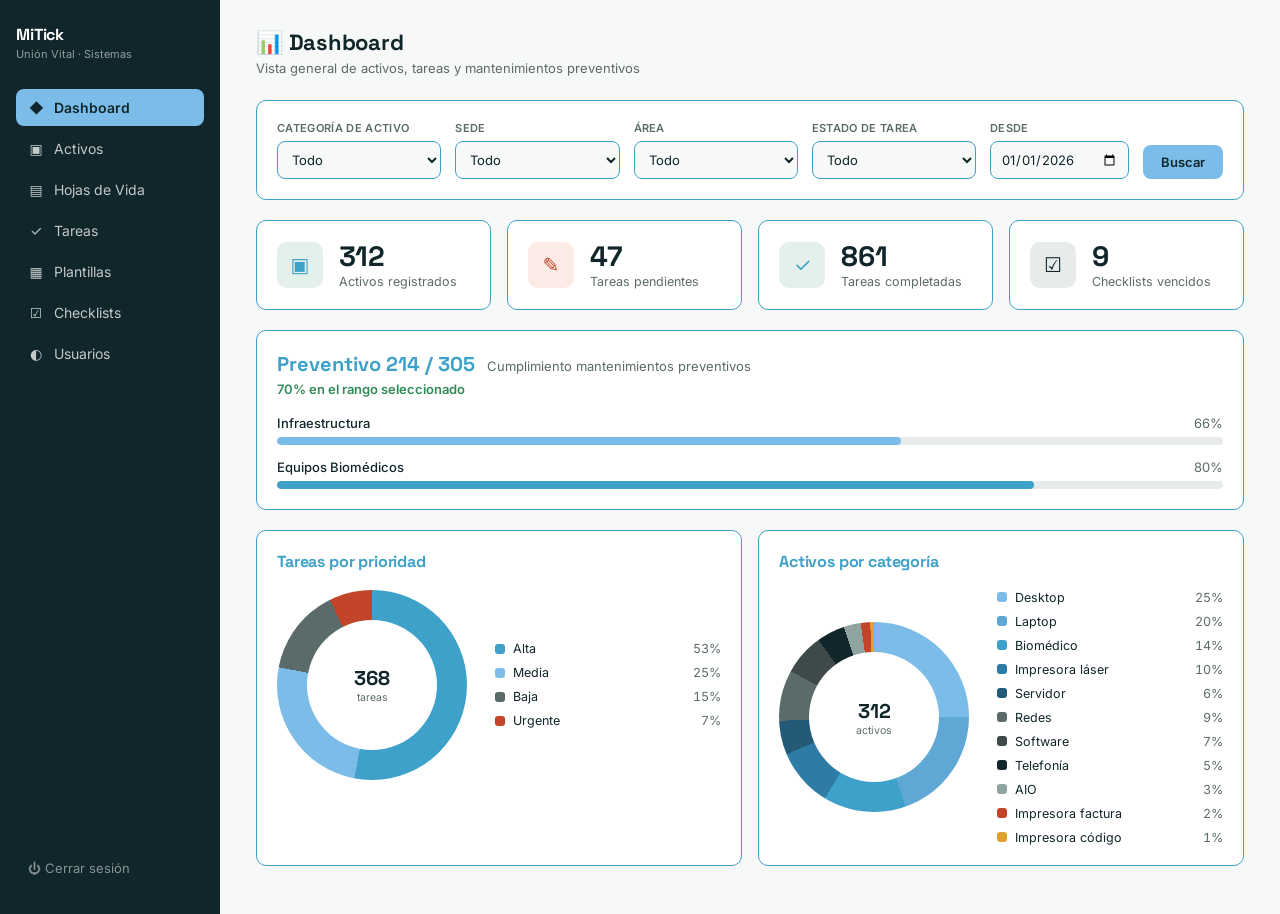
<file: frontend/dashboard.html>
<!DOCTYPE html>
<html lang="es">
<head>
<meta charset="UTF-8">
<meta name="viewport" content="width=device-width, initial-scale=1.0">
<title>MiTick — Dashboard</title>
<link rel="preconnect" href="https://fonts.googleapis.com">
<link href="https://fonts.googleapis.com/css2?family=Inter:wght@400;500;600;700&family=Space+Grotesk:wght@500;600;700&display=swap" rel="stylesheet">
<style>
/* ============================================================
   MiTick — Design System (tokens reales del proyecto)
   ============================================================ */
:root {
  --bg: #F6F9F8;
  --surface: #FFFFFF;
  --ink: #10262B;
  --ink-soft: #5B6B6A;
  --accent: #7BBDE8;
  --accent-strong: #3EA1C9;
  --accent-soft: #E4F0EC;
  --warn: #C2452A;
  --warn-soft: #FBEAE5;
  --border: #3ea1c9;
  --radius: 10px;
}

* { box-sizing: border-box; }

body {
  margin: 0;
  background: var(--bg);
  color: var(--ink);
  font-family: 'Inter', system-ui, sans-serif;
  -webkit-font-smoothing: antialiased;
}

h1, h2, h3, .brand { font-family: 'Space Grotesk', sans-serif; letter-spacing: -0.01em; }

/* ---------- Layout shell (reutilizado del sistema real) ---------- */
.layout { display: grid; grid-template-columns: 220px 1fr; min-height: 100vh; }

.sidebar {
  background: var(--ink);
  color: white;
  padding: 24px 16px;
  display: flex;
  flex-direction: column;
}
.sidebar .brand { font-size: 16px; font-weight: 700; color: white; margin-bottom: 2px; }
.sidebar .brand-sub { font-size: 11px; color: rgba(255,255,255,0.55); margin-bottom: 28px; }
.nav-item {
  display: flex; align-items: center; gap: 10px;
  width: 100%; text-align: left;
  background: none; border: none;
  color: rgba(255,255,255,0.75);
  font-family: inherit; font-size: 14px;
  padding: 10px 12px; border-radius: 8px;
  cursor: pointer; margin-bottom: 4px;
}
.nav-item:hover { background: rgba(255,255,255,0.08); color: white; }
.nav-item.active { background: var(--accent); color: var(--ink); font-weight: 600; }
.nav-item .ic { width: 16px; text-align: center; font-size: 14px; }
.sidebar .spacer { flex: 1; }
.nav-item.logout { color: rgba(255,255,255,0.5); font-size: 13px; }

.content { padding: 28px 36px 48px; }
.content h2 { font-size: 22px; margin: 0 0 4px; display: flex; align-items: center; gap: 10px; }
.content .view-sub { color: var(--ink-soft); font-size: 13px; margin: 0 0 24px; }

.panel {
  background: var(--surface);
  border: 1px solid var(--border);
  border-radius: var(--radius);
  padding: 20px;
}

/* ============================================================
   Dashboard — piezas nuevas
   ============================================================ */

/* Barra de filtros */
.filters-panel {
  display: grid;
  grid-template-columns: repeat(4, 1fr) auto auto;
  gap: 14px;
  align-items: end;
  margin-bottom: 20px;
}
.filters-panel .field label {
  display: block; font-size: 11px; font-weight: 600;
  color: var(--ink-soft); text-transform: uppercase; letter-spacing: .03em;
  margin-bottom: 6px;
}
.filters-panel select, .filters-panel input[type="date"] {
  width: 100%; padding: 9px 10px;
  border: 1px solid var(--border); border-radius: 8px;
  font-family: inherit; font-size: 13px;
  background: var(--bg); color: var(--ink);
}
.filters-panel select:focus, .filters-panel input:focus { outline: none; border-color: var(--accent-strong); }
.btn-search {
  padding: 9px 18px; border: none; border-radius: 8px;
  background: var(--accent); color: var(--ink);
  font-family: inherit; font-size: 13px; font-weight: 600;
  cursor: pointer; white-space: nowrap;
}
.btn-search:hover { background: var(--accent-strong); color: white; }

/* KPI cards */
.kpi-grid {
  display: grid;
  grid-template-columns: repeat(4, 1fr);
  gap: 16px;
  margin-bottom: 20px;
}
.kpi-card {
  background: var(--surface);
  border: 1px solid var(--border);
  border-radius: var(--radius);
  padding: 20px;
  display: flex; align-items: center; gap: 16px;
}
.kpi-icon {
  width: 46px; height: 46px; border-radius: 10px;
  display: flex; align-items: center; justify-content: center;
  font-size: 20px; flex-shrink: 0;
}
.kpi-icon.tone-accent { background: var(--accent-soft); color: var(--accent-strong); }
.kpi-icon.tone-warn   { background: var(--warn-soft);   color: var(--warn); }
.kpi-icon.tone-ink    { background: #E7ECEB;             color: var(--ink); }
.kpi-value { font-family: 'Space Grotesk', sans-serif; font-size: 28px; font-weight: 700; line-height: 1.1; }
.kpi-label { font-size: 12.5px; color: var(--ink-soft); margin-top: 2px; }

/* Cumplimiento preventivo */
.compliance-panel { margin-bottom: 20px; }
.compliance-head { display: flex; align-items: baseline; gap: 12px; margin-bottom: 4px; }
.compliance-head .big { font-family: 'Space Grotesk', sans-serif; font-size: 20px; font-weight: 700; color: var(--accent-strong); }
.compliance-head .sub { font-size: 13px; color: var(--ink-soft); }
.compliance-pct { color: #2E8B57; font-weight: 600; font-size: 13px; margin-bottom: 18px; }

.progress-row { margin-bottom: 14px; }
.progress-row:last-child { margin-bottom: 0; }
.progress-row .plabel { display: flex; justify-content: space-between; font-size: 13px; margin-bottom: 6px; }
.progress-row .plabel .name { color: var(--ink); font-weight: 500; }
.progress-row .plabel .pct { color: var(--ink-soft); }
.progress-track { height: 8px; border-radius: 999px; background: #E7ECEB; overflow: hidden; }
.progress-fill { height: 100%; border-radius: 999px; background: var(--accent); }

/* Gráficas donut */
.charts-grid {
  display: grid;
  grid-template-columns: 1fr 1fr;
  gap: 16px;
}
.chart-panel h3 {
  color: var(--accent-strong); font-size: 16px; margin: 0 0 18px;
}
.chart-body { display: flex; align-items: center; gap: 28px; flex-wrap: wrap; }
.donut {
  width: 190px; height: 190px; border-radius: 50%;
  flex-shrink: 0;
  display: flex; align-items: center; justify-content: center;
  position: relative;
}
.donut::after {
  content: ""; position: absolute; inset: 30px;
  background: var(--surface); border-radius: 50%;
}
.donut-center {
  position: relative; z-index: 1; text-align: center;
}
.donut-center .n { font-family: 'Space Grotesk', sans-serif; font-weight: 700; font-size: 20px; }
.donut-center .l { font-size: 10.5px; color: var(--ink-soft); }

.legend { display: flex; flex-direction: column; gap: 9px; flex: 1; min-width: 180px; }
.legend-item { display: flex; align-items: center; gap: 8px; font-size: 12.5px; color: var(--ink); }
.legend-item .swatch { width: 10px; height: 10px; border-radius: 3px; flex-shrink: 0; }
.legend-item .pct { margin-left: auto; color: var(--ink-soft); font-variant-numeric: tabular-nums; }

@media (max-width: 1100px) {
  .layout { grid-template-columns: 1fr; }
  .sidebar { display: none; }
  .filters-panel { grid-template-columns: 1fr 1fr; }
  .kpi-grid { grid-template-columns: 1fr 1fr; }
  .charts-grid { grid-template-columns: 1fr; }
}
</style>
</head>
<body>

<div class="layout">

  <!-- ===================== SIDEBAR ===================== -->
  <aside class="sidebar">
    <div class="brand">MiTick</div>
    <div class="brand-sub">Unión Vital · Sistemas</div>

    <button class="nav-item active"><span class="ic">◆</span> Dashboard</button>
    <button class="nav-item"><span class="ic">▣</span> Activos</button>
    <button class="nav-item"><span class="ic">▤</span> Hojas de Vida</button>
    <button class="nav-item"><span class="ic">✓</span> Tareas</button>
    <button class="nav-item"><span class="ic">▦</span> Plantillas</button>
    <button class="nav-item"><span class="ic">☑</span> Checklists</button>
    <button class="nav-item"><span class="ic">◐</span> Usuarios</button>

    <div class="spacer"></div>
    <button class="nav-item logout">⏻ Cerrar sesión</button>
  </aside>

  <!-- ===================== CONTENT ===================== -->
  <main class="content">
    <h2>📊 Dashboard</h2>
    <p class="view-sub">Vista general de activos, tareas y mantenimientos preventivos</p>

    <!-- Filtros -->
    <div class="panel filters-panel">
      <div class="field">
        <label>Categoría de activo</label>
        <select>
          <option>Todo</option>
          <option>Desktop</option>
          <option>Laptop</option>
          <option>Biomédico</option>
          <option>Impresora</option>
        </select>
      </div>
      <div class="field">
        <label>Sede</label>
        <select><option>Todo</option><option>Principal</option></select>
      </div>
      <div class="field">
        <label>Área</label>
        <select><option>Todo</option><option>Sistemas</option></select>
      </div>
      <div class="field">
        <label>Estado de tarea</label>
        <select><option>Todo</option><option>Pendiente</option><option>Completada</option></select>
      </div>
      <div class="field">
        <label>Desde</label>
        <input type="date" value="2026-01-01">
      </div>
      <button class="btn-search">Buscar</button>
    </div>

    <!-- KPIs -->
    <div class="kpi-grid">
      <div class="kpi-card">
        <div class="kpi-icon tone-accent">▣</div>
        <div><div class="kpi-value">312</div><div class="kpi-label">Activos registrados</div></div>
      </div>
      <div class="kpi-card">
        <div class="kpi-icon tone-warn">✎</div>
        <div><div class="kpi-value">47</div><div class="kpi-label">Tareas pendientes</div></div>
      </div>
      <div class="kpi-card">
        <div class="kpi-icon tone-accent">✓</div>
        <div><div class="kpi-value">861</div><div class="kpi-label">Tareas completadas</div></div>
      </div>
      <div class="kpi-card">
        <div class="kpi-icon tone-ink">☑</div>
        <div><div class="kpi-value">9</div><div class="kpi-label">Checklists vencidos</div></div>
      </div>
    </div>

    <!-- Cumplimiento preventivo -->
    <div class="panel compliance-panel">
      <div class="compliance-head">
        <span class="big">Preventivo 214 / 305</span>
        <span class="sub">Cumplimiento mantenimientos preventivos</span>
      </div>
      <div class="compliance-pct">70% en el rango seleccionado</div>

      <div class="progress-row">
        <div class="plabel"><span class="name">Infraestructura</span><span class="pct">66%</span></div>
        <div class="progress-track"><div class="progress-fill" style="width:66%"></div></div>
      </div>
      <div class="progress-row">
        <div class="plabel"><span class="name">Equipos Biomédicos</span><span class="pct">80%</span></div>
        <div class="progress-track"><div class="progress-fill" style="width:80%; background:var(--accent-strong);"></div></div>
      </div>
    </div>

    <!-- Charts -->
    <div class="charts-grid">
      <div class="panel chart-panel">
        <h3>Tareas por prioridad</h3>
        <div class="chart-body">
          <div class="donut" id="donut-priority">
            <div class="donut-center"><div class="n">368</div><div class="l">tareas</div></div>
          </div>
          <div class="legend" id="legend-priority"></div>
        </div>
      </div>

      <div class="panel chart-panel">
        <h3>Activos por categoría</h3>
        <div class="chart-body">
          <div class="donut" id="donut-category">
            <div class="donut-center"><div class="n">312</div><div class="l">activos</div></div>
          </div>
          <div class="legend" id="legend-category"></div>
        </div>
      </div>
    </div>

  </main>
</div>

<script>
/* ============================================================
   Donuts en CSS puro (conic-gradient) — sin dependencias externas
   ============================================================ */
function renderDonut(elId, legendId, data) {
  const total = data.reduce((s, d) => s + d.value, 0);
  let acc = 0;
  const stops = data.map(d => {
    const start = (acc / total) * 360;
    acc += d.value;
    const end = (acc / total) * 360;
    return `${d.color} ${start}deg ${end}deg`;
  }).join(", ");

  document.getElementById(elId).style.background = `conic-gradient(${stops})`;

  const legend = document.getElementById(legendId);
  legend.innerHTML = data.map(d => {
    const pct = Math.round((d.value / total) * 100);
    return `<div class="legend-item">
      <span class="swatch" style="background:${d.color}"></span>
      <span>${d.label}</span>
      <span class="pct">${pct}%</span>
    </div>`;
  }).join("");
}

// Paleta tonal derivada de la marca (accent → border → ink), no arcoíris genérico
const TONAL = ["#7BBDE8", "#5FA8D6", "#3EA1C9", "#2E7BA6", "#245A78",
               "#5B6B6A", "#3D4A49", "#10262B", "#8FA3A1", "#C2452A", "#E0A030"];

renderDonut("donut-priority", "legend-priority", [
  { label: "Alta",  value: 195, color: "#3EA1C9" },
  { label: "Media", value: 92,  color: "#7BBDE8" },
  { label: "Baja",  value: 54,  color: "#5B6B6A" },
  { label: "Urgente", value: 27, color: "#C2452A" }
]);

renderDonut("donut-category", "legend-category", [
  { label: "Desktop",            value: 78, color: TONAL[0] },
  { label: "Laptop",             value: 61, color: TONAL[1] },
  { label: "Biomédico",          value: 44, color: TONAL[2] },
  { label: "Impresora láser",    value: 31, color: TONAL[3] },
  { label: "Servidor",           value: 18, color: TONAL[4] },
  { label: "Redes",              value: 27, color: TONAL[5] },
  { label: "Software",           value: 22, color: TONAL[6] },
  { label: "Telefonía",          value: 15, color: TONAL[7] },
  { label: "AIO",                value: 9,  color: TONAL[8] },
  { label: "Impresora factura",  value: 5,  color: TONAL[9] },
  { label: "Impresora código",   value: 2,  color: TONAL[10] }
]);
</script>
</body>
</html>
</file>
